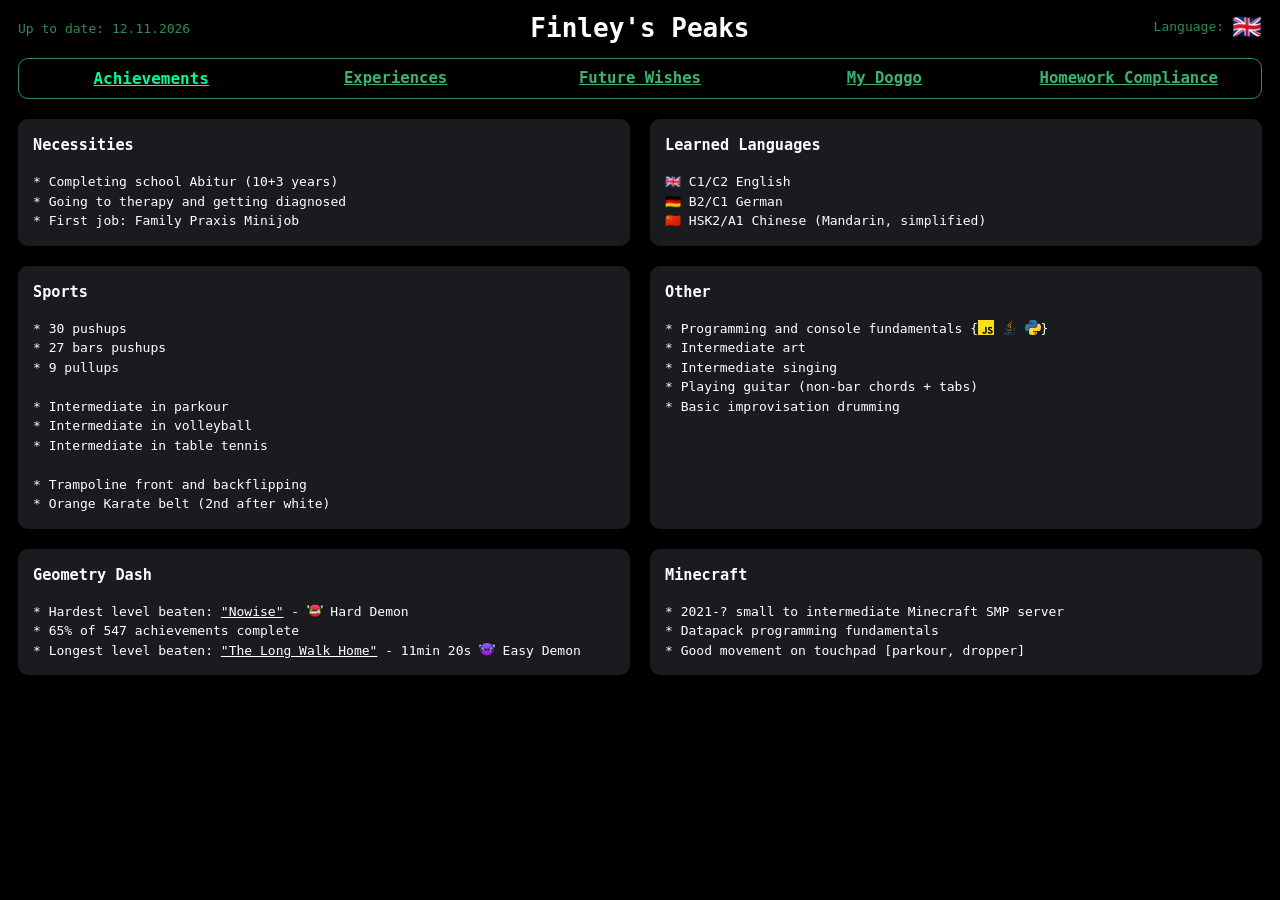
<file: index.html>
<!DOCTYPE html>
<html>

<head>
  <link rel="stylesheet" type="text/css" href="./styles.css"/>
  <script src="./main.js" defer>const isIndexPage = true</script>

  <meta charset="UTF-8">

  <link rel="icon" type="image/svg" href="./media/mountain_emoji.svg">
  <title>Finley's Peaks</title>
</head>



<body>

  <header>
    <div class="grid_container" style="grid-template-columns: 33.33% 33.33% 33.33%; padding: 5px 10px 5px 10px">
      <p id="up_to_date" class="clickable" onclick="alert('Started from 29.10.2026')">Up to date: 12.11.2026</p>
      <h1 id="title" class="clickable" onclick="alert('100% organic website made by Finley to practice web programming')">Finley's Peaks</h1>
      <p id="language" class="clickable" onclick="alert('Maybe language switching one day')">Language: <span id="language_emoji">🇬🇧</span></p>
    </div>
    
    <div class="navigation_bar">
      <a class="nav_link this_page" href="index.html">Achievements</a>
      <a class="nav_link" href="./pages/experiences.html">Experiences</a>
      <a class="nav_link" href="./pages/future_wishes.html">Future Wishes</a>
      <a class="nav_link" href="./pages/my_doggo.html">My Doggo</a>
      <a class="nav_link" href="./pages/hw_compliance.html">Homework Compliance</a>
    </div>
  </header>

  <main class="grid_container" style="grid-template-columns: 50% 50%;">
    <ul class="grid_box">
      <h3>Necessities</h3>
      <li>* Completing school Abitur (10+3 years)</li>
      <li>* Going to therapy and getting diagnosed</li>
      <li>* First job: Family Praxis Minijob</li>
    </ul>

    <ul class="grid_box"> 
      <h3>Learned Languages</h3>
      <li>🇬🇧 C1/C2 English</li>
      <li>🇩🇪 B2/C1 German</li>
      <li>🇨🇳 HSK2/A1 Chinese (Mandarin, simplified)</li>
    </ul>

    <ul class="grid_box"> 
      <h3>Sports</h3>
      <li>* 30 pushups</li>
      <li>* 27 bars pushups</li>
      <li>* 9 pullups</li>
      <br>
      <li>* Intermediate in parkour</li>
      <li>* Intermediate in volleyball</li>
      <li>* Intermediate in table tennis</li>
      <br>
      <li>* Trampoline front and backflipping</li>
      <li>* Orange Karate belt (2nd after white)</li>

    </ul>

    <ul class="grid_box"> 
      <h3>Other</h3>
      <li>* Programming and console fundamentals {<img src="./media/js_logo.svg" class="emoji"> <img src="./media/java_logo.svg" class="emoji"> <img src="./media/python_logo.svg" class="emoji">}</li>
      <li>* Intermediate art</li>
      <li>* Intermediate singing</li>
      <li>* Playing guitar (non-bar chords + tabs)</li>
      <li>* Basic improvisation drumming</li>
    </ul>

    <ul class="grid_box">
      <h3>Geometry Dash</h3>
      <li>* Hardest level beaten: <a href="https://www.youtube.com/watch?v=lt1n6qJTOrQ" target="_blank" style="color:white">"Nowise"</a> - <img src="./media/gd_hard_demon.png" class="emoji"> Hard Demon</li>
      <li>* 65% of 547 achievements complete</li>
      <li>* Longest level beaten: <a href="https://www.youtube.com/watch?v=lqS_JObDOG8&list=RDlqS_JObDOG8&start_radio=1" target="_blank" style="color:white">"The Long Walk Home"</a> - 11min 20s <img src="./media/gd_easy_demon.png" class="emoji"> Easy Demon</li>
    </ul>

    <ul class="grid_box">
      <h3>Minecraft</h3>
      <li>* 2021-? small to intermediate Minecraft SMP server</li>
      <li>* Datapack programming fundamentals</li>
      <li>* Good movement on touchpad [parkour, dropper]</li>
    </ul>
  </main>

</body>

</html>
</file>
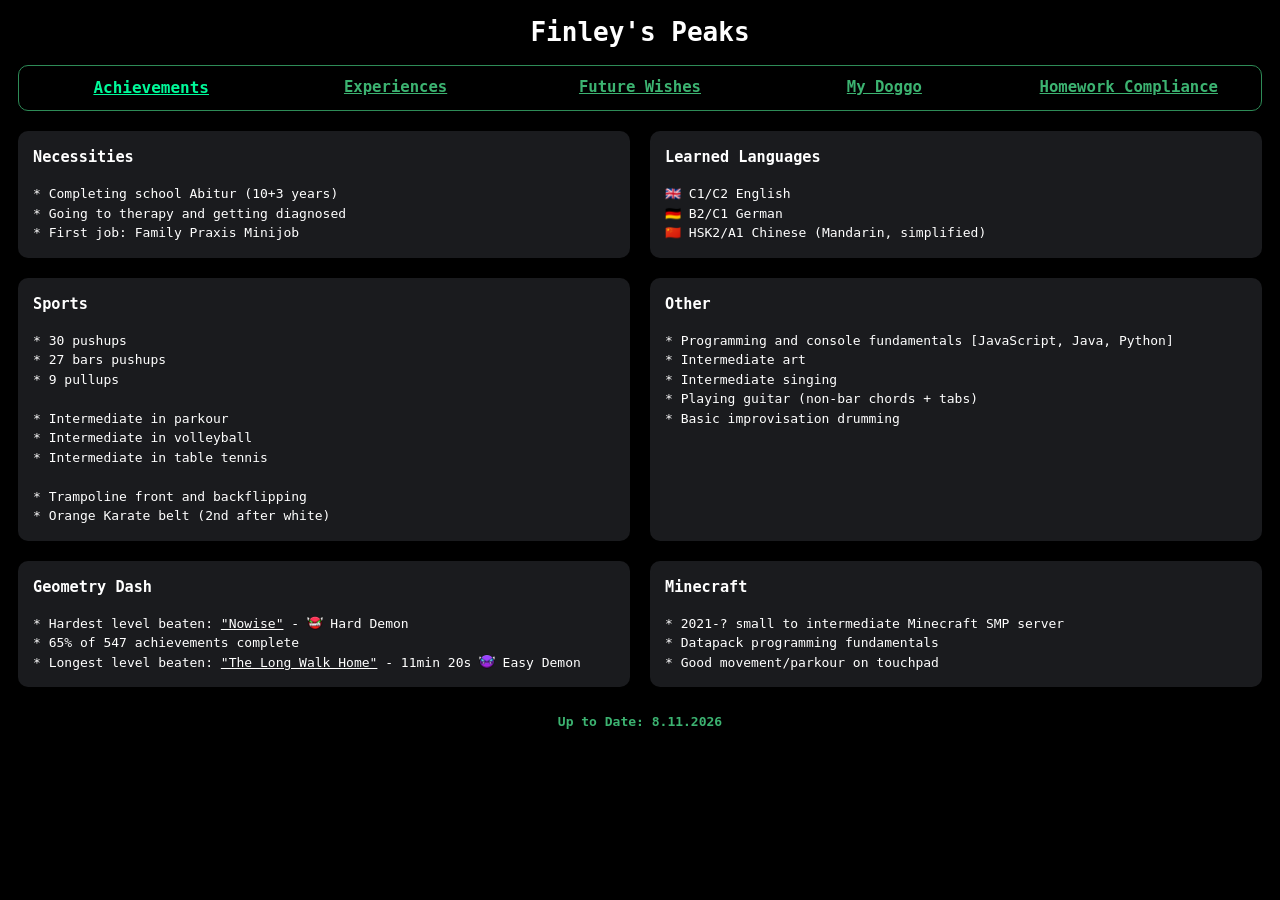
<file: pages/index.html>
<!DOCTYPE html>
<html>

<head>
  <link rel="stylesheet" type="text/css" href="../styles.css"/>
  <script src="../main.js"></script>

  <meta charset="UTF-8">

  <link rel="icon" type="image/svg" href="../media/mountain_emoji.svg">
  <title>Finley's Peaks</title>
</head>



<body>

  <header>
    <h1>Finley's Peaks</h1>
    <ul class="navigation_bar">
      <li><a class="navigation_link this_page" href="index.html">Achievements</a></li>
      <li><a class="navigation_link" href="experiences.html">Experiences</a></li>
      <li><a class="navigation_link" href="future_wishes.html">Future Wishes</a></li>
      <li><a class="navigation_link" href="my_doggo.html">My Doggo</a></li>
      <li><a class="navigation_link" href="hw_compliance.html">Homework Compliance</a></li>
    </ul>
  </header>



  <main class="grid_container" style="grid-template-columns: 50% 50%;">
    <ul class="grid_box">
      <h3>Necessities</h3>
      <li>* Completing school Abitur (10+3 years)</li>
      <li>* Going to therapy and getting diagnosed</li>
      <li>* First job: Family Praxis Minijob</li>
    </ul>

    <ul class="grid_box"> 
      <h3>Learned Languages</h3>
      <li>🇬🇧 C1/C2 English</li>
      <li>🇩🇪 B2/C1 German</li>
      <li>🇨🇳 HSK2/A1 Chinese (Mandarin, simplified)</li>
    </ul>

    <ul class="grid_box"> 
      <h3>Sports</h3>
      <li>* 30 pushups</li>
      <li>* 27 bars pushups</li>
      <li>* 9 pullups</li>
      <br>
      <li>* Intermediate in parkour</li>
      <li>* Intermediate in volleyball</li>
      <li>* Intermediate in table tennis</li>
      <br>
      <li>* Trampoline front and backflipping</li>
      <li>* Orange Karate belt (2nd after white)</li>

    </ul>

    <ul class="grid_box"> 
      <h3>Other</h3>
      <li>* Programming and console fundamentals [JavaScript, Java, Python]</li>
      <li>* Intermediate art</li>
      <li>* Intermediate singing</li>
      <li>* Playing guitar (non-bar chords + tabs)</li>
      <li>* Basic improvisation drumming</li>
    </ul>

    <ul class="grid_box">
      <h3>Geometry Dash</h3>
      <li>* Hardest level beaten: <a href="https://www.youtube.com/watch?v=lt1n6qJTOrQ" target="_blank" style="color:white">"Nowise"</a> - <img src="../media/gd_hard_demon.png" class="emoji"> Hard Demon</li>
      <li>* 65% of 547 achievements complete</li>
      <li>* Longest level beaten: <a href="https://www.youtube.com/watch?v=lqS_JObDOG8&list=RDlqS_JObDOG8&start_radio=1" target="_blank" style="color:white">"The Long Walk Home"</a> - 11min 20s <img src="../media/gd_easy_demon.png" class="emoji"> Easy Demon</li>
    </ul>

    <ul class="grid_box">
      <h3>Minecraft</h3>
      <li>* 2021-? small to intermediate Minecraft SMP server</li>
      <li>* Datapack programming fundamentals</li>
      <li>* Good movement/parkour on touchpad</li>
    </ul>
  </main>

   <h4 style="color: mediumseagreen; text-align: center;">Up to Date: 8.11.2026</h4>

</body>

</html>
</file>
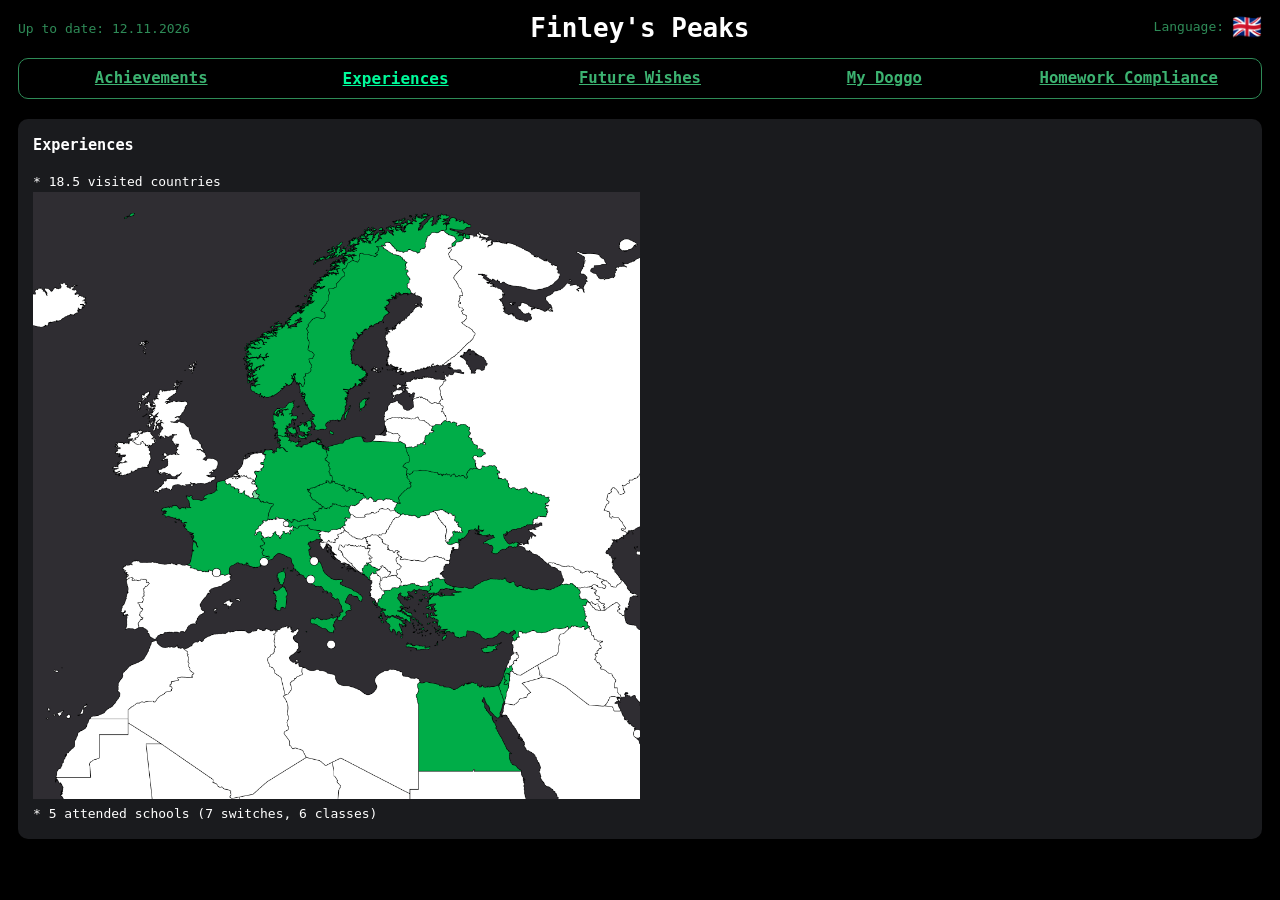
<file: pages/experiences.html>
<!DOCTYPE html>
<html>

<head>
    <link rel="stylesheet" type="text/css" href="../styles.css"/>
    <script src="../main.js" defer></script>

    <meta charset="UTF-8">

    <title>Finley's Peaks</title>
</head>

<body>
    <header>
    <div class="grid_container" style="grid-template-columns: 33.33% 33.33% 33.33%; padding: 5px 10px 5px 10px">
      <p id="up_to_date" class="clickable" onclick="alert('Started from 29.10.2026')">Up to date: 12.11.2026</p>
      <h1 id="title" class="clickable" onclick="alert('100% organic website made by Finley to practice web programming')">Finley's Peaks</h1>
      <p id="language" class="clickable" onclick="alert('Maybe language switching one day')">Language: <span id="language_emoji">🇬🇧</span></p>
    </div>
    
    <div class="navigation_bar">
      <a class="nav_link" href="../index.html">Achievements</a>
      <a class="nav_link this_page" href="./experiences.html">Experiences</a>
      <a class="nav_link" href="./future_wishes.html">Future Wishes</a>
      <a class="nav_link" href="./my_doggo.html">My Doggo</a>
      <a class="nav_link" href="./hw_compliance.html">Homework Compliance</a>
    </div>
  </header>

    <main class="grid_container" style="grid-template-columns: 100%;">
        <ul class="grid_box">
            <h3>Experiences</h3>
            <li>* 18.5 visited countries</li>
            <li><img src="../media/visited_countries.png" width="50%"></li>
            <li>* 5 attended schools (7 switches, 6 classes)</li>
        </ul>
    </main> 
</body>

</html>
</file>
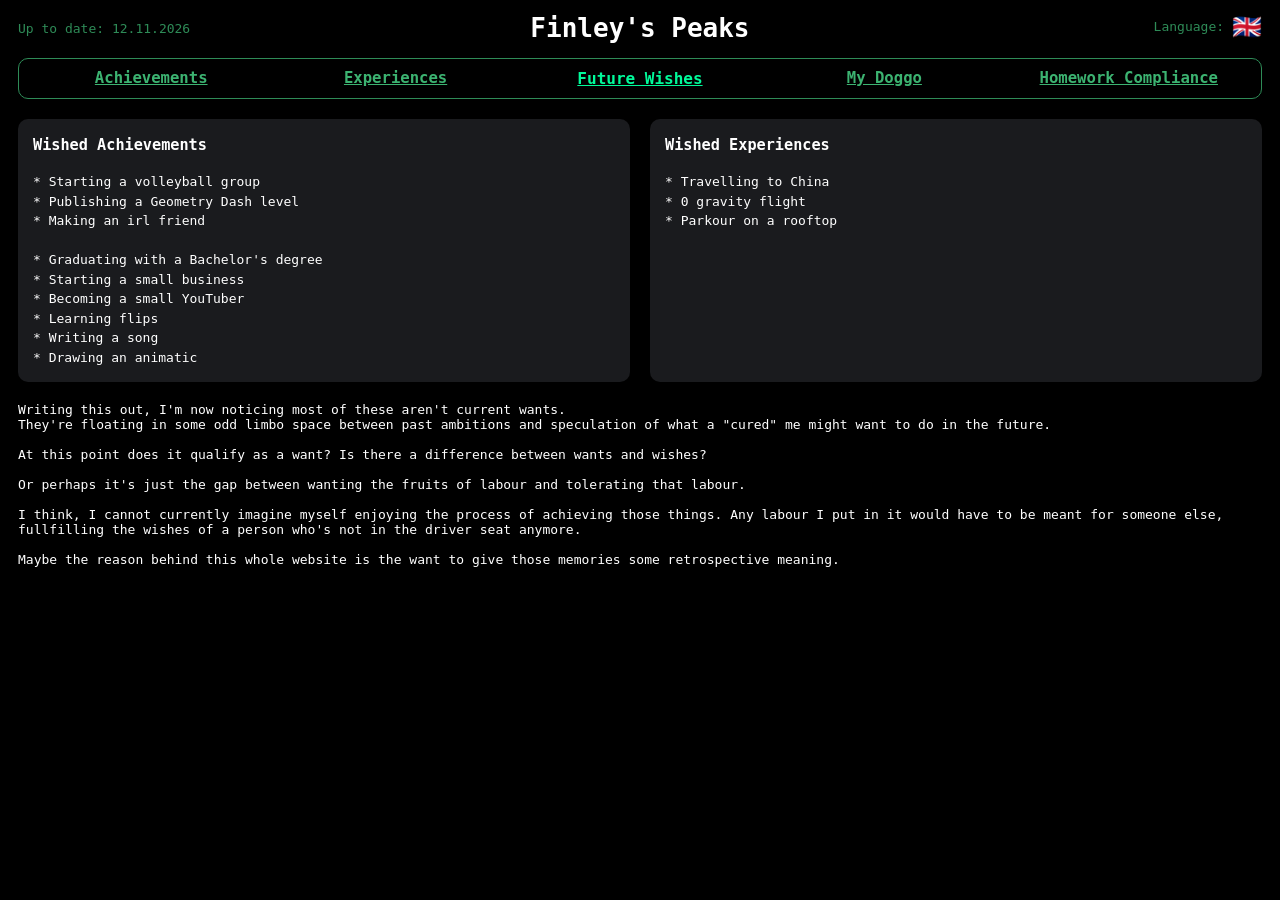
<file: pages/future_wishes.html>
<!DOCTYPE html>
<html>

<head>
    <link rel="stylesheet" type="text/css" href="../styles.css"/>
    <script src="../main.js" defer></script>

    <meta charset="UTF-8">

    <title>Finley's Peaks</title>
</head>

<body>
    <header>
    <div class="grid_container" style="grid-template-columns: 33.33% 33.33% 33.33%; padding: 5px 10px 5px 10px">
      <p id="up_to_date" class="clickable" onclick="alert('Started from 29.10.2026')">Up to date: 12.11.2026</p>
      <h1 id="title" class="clickable" onclick="alert('100% organic website made by Finley to practice web programming')">Finley's Peaks</h1>
      <p id="language" class="clickable" onclick="alert('Maybe language switching one day')">Language: <span id="language_emoji">🇬🇧</span></p>
    </div>
    
    <div class="navigation_bar">
      <a class="nav_link" href="../index.html">Achievements</a>
      <a class="nav_link" href="./experiences.html">Experiences</a>
      <a class="nav_link this_page" href="./future_wishes.html">Future Wishes</a>
      <a class="nav_link" href="./my_doggo.html">My Doggo</a>
      <a class="nav_link" href="./hw_compliance.html">Homework Compliance</a>
    </div>
  </header>

    <main>
        <div class="grid_container" style="grid-template-columns: 50% 50%">
            <ul class="grid_box">
                <h3>Wished Achievements</h3>
                <li>* Starting a volleyball group</li>
                <li>* Publishing a Geometry Dash level</li>
                <li>* Making an irl friend</li>
                <br>
                <li>* Graduating with a Bachelor's degree</li>
                <li>* Starting a small business</li>
                <li>* Becoming a small YouTuber</li>
                <li>* Learning flips</li>
                <li>* Writing a song</li>
                <li>* Drawing an animatic</li>
            </ul>
            <ul class="grid_box">
                <h3>Wished Experiences</h3>
                <li>* Travelling to China</li>
                <li>* 0 gravity flight</li>
                <li>* Parkour on a rooftop</li>
            </ul>
        </div>

        <p style="margin: 10px;">
            Writing this out, I'm now noticing most of these aren't current wants.<br>
            They're floating in some odd limbo space between past ambitions and speculation of what a "cured" me might want to do in the future.<br>
            <br>
            At this point does it qualify as a want? Is there a difference between wants and wishes?<br>
            <br>
            Or perhaps it's just the gap between wanting the fruits of labour and tolerating that labour. <br>
            <br>
            I think, I cannot currently imagine myself enjoying the process of achieving those things. Any labour I put in it would have to be meant for someone else, fullfilling the wishes of a person who's not in the driver seat anymore.<br>
            <br>
            Maybe the reason behind this whole website is the want to give those memories some retrospective meaning.
        </p>
    </main> 
</body>

</html>
</file>
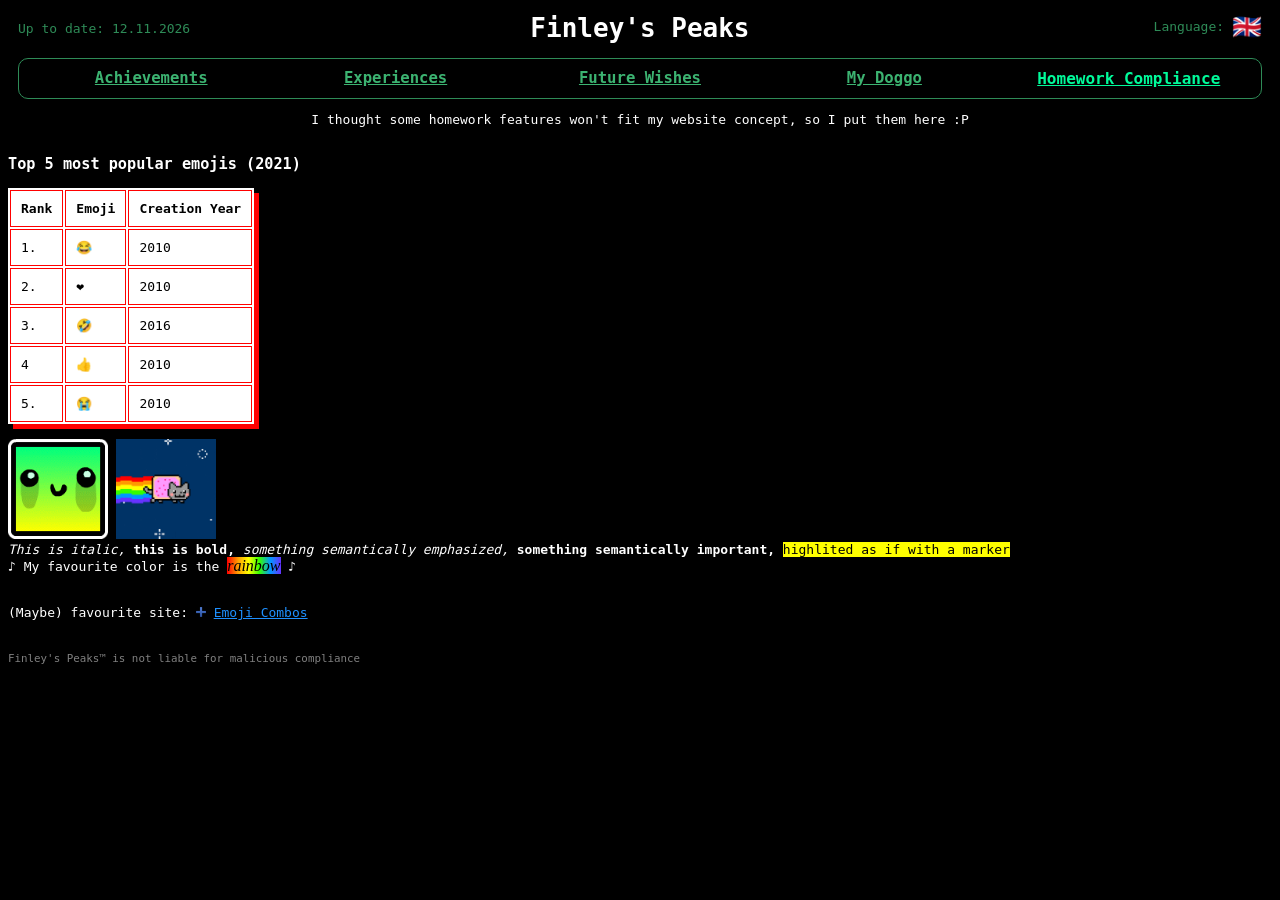
<file: pages/hw_compliance.html>
<!DOCTYPE html>
<html>

<head>
  <link rel="stylesheet" type="text/css" href="../styles.css" />
  <script src="../main.js" defer></script>

  <meta charset="UTF-8">

  <title>Finley's Peaks</title>
</head>



<body>
  <header>
    <div class="grid_container" style="grid-template-columns: 33.33% 33.33% 33.33%; padding: 5px 10px 5px 10px">
      <p id="up_to_date" class="clickable" onclick="alert('Started from 29.10.2026')">Up to date: 12.11.2026</p>
      <h1 id="title" class="clickable" onclick="alert('100% organic website made by Finley to practice web programming')">Finley's Peaks</h1>
      <p id="language" class="clickable" onclick="alert('Maybe language switching one day')">Language: <span id="language_emoji">🇬🇧</span></p>
    </div>
    
    <div class="navigation_bar">
      <a class="nav_link" href="../index.html">Achievements</a>
      <a class="nav_link" href="./experiences.html">Experiences</a>
      <a class="nav_link" href="./future_wishes.html">Future Wishes</a>
      <a class="nav_link" href="./my_doggo.html">My Doggo</a>
      <a class="nav_link this_page" href="./hw_compliance.html">Homework Compliance</a>
    </div>
  </header>

  <main>
    <p style="text-align: center">I thought some homework features won't fit my website concept, so I put them here :P</p>

    <br>
    <h3>Top 5 most popular emojis (2021)</h3>
    <table>
      <tr>
        <th>Rank</th>
        <th>Emoji</th>
        <th>Creation Year</th>
      </tr>
      <tr>
        <td>1.</td>
        <td>😂</td>
        <td>2010</td>
      </tr>
      <tr>
        <td>2.</td>
        <td>❤️</td>
        <td>2010</td>
      </tr>
      <tr>
        <td>3.</td>
        <td>🤣</td>
        <td>2016</td>
      </tr>
      <tr>
        <td>4</td>
        <td>👍</td>
        <td>2010</td>
      </tr>
      <tr>
        <td>5.</td>
        <td>😭</td>
        <td>2010</td>
      </tr>
    </table>
    <br>

    <img src="../media/gd_cube.png" width="100px" class="rotating">
    <img src="../media/poptart-cat.gif" width="100px">
    <br>

    <i>This is italic,</i>
    <b>this is bold,</b>
    <em>something semantically emphasized,</em>
    <strong>something semantically important,</strong>
    <mark>highlited as if with a marker</mark>
    <br>

    <div>
      ♪ My favourite color is the
      <em><mark style="background-image: linear-gradient(to right, #FF0000, #FF9B00, #FFFF00, #34FF00, #0098FF, #6633FF); font-family:cursive">rainbow</mark></em>
      ♪
    </div>
    <br>
    <br>

    <div>(Maybe) favourite site: <img src="../media/emojicombos_favicon.png" style="width: 10px"> <a href="https://emojicombos.com" style="color:dodgerblue" target="_blank">Emoji Combos</a></div>
    <br>
  </main>

  <br>

  <footer>
    <small style="color:grey">Finley's Peaks™️ is not liable for malicious compliance</small>
  </footer>


</body>

</html>



<!-- 
✅ mindestens eine Liste (z. B. Hobbys, Lieblingsfilme, Fähigkeiten),
✅ eine Tabelle (z. B. Stundenplan, Vergleich, Top-5-Liste),
✅ einen Header-, Main- und Footer-Bereich,
✅ mindestens ein Bild und ein GIF in unterschiedlichen Größen,
✅ die Verwendung folgender Formatierungen: Kursivschrift, Fettdruck, strong, mark, em, small,
✅ eine zweite HTML-Seite Ihrer Wahl (nicht leer!) (z. B. „about.html“, „kontakt.html“ oder „galerie.html“),
✅ eine Navigation (Menüleiste), die beide Seiten miteinander verlinkt, sodass eine einfache Navigation möglich ist,
✅ einen Link zu Ihrer Lieblingswebseite.


✅✅ ✅ Verwenden Sie Farben für Text, Hintergrund, Tabellen und Rahmen.
❔ Integrieren Sie mindestens ein Element, das sich bei Maus-Over verändert oder bewegt
✅ Fügen Sie eine kleine Animation hinzu (z. B. ein pulsierender Button)
Verwenden Sie verschiedene Schriftarten oder Text-Dekorationen.
✅✅✅ Nutzen Sie Rahmen, Schatten und abgerundete Ecken, um einzelne Bereiche hervorzuheben
Verwenden Sie Farbverläufe (Gradients) für Hintergründe oder Buttons
Nutzen Sie eine einheitliche Farbpalette (z. B. 2–4 abgestimmte Farben)
✅ Achten Sie auf ausreichenden Kontrast für gute Lesbarkeit
-->
</file>
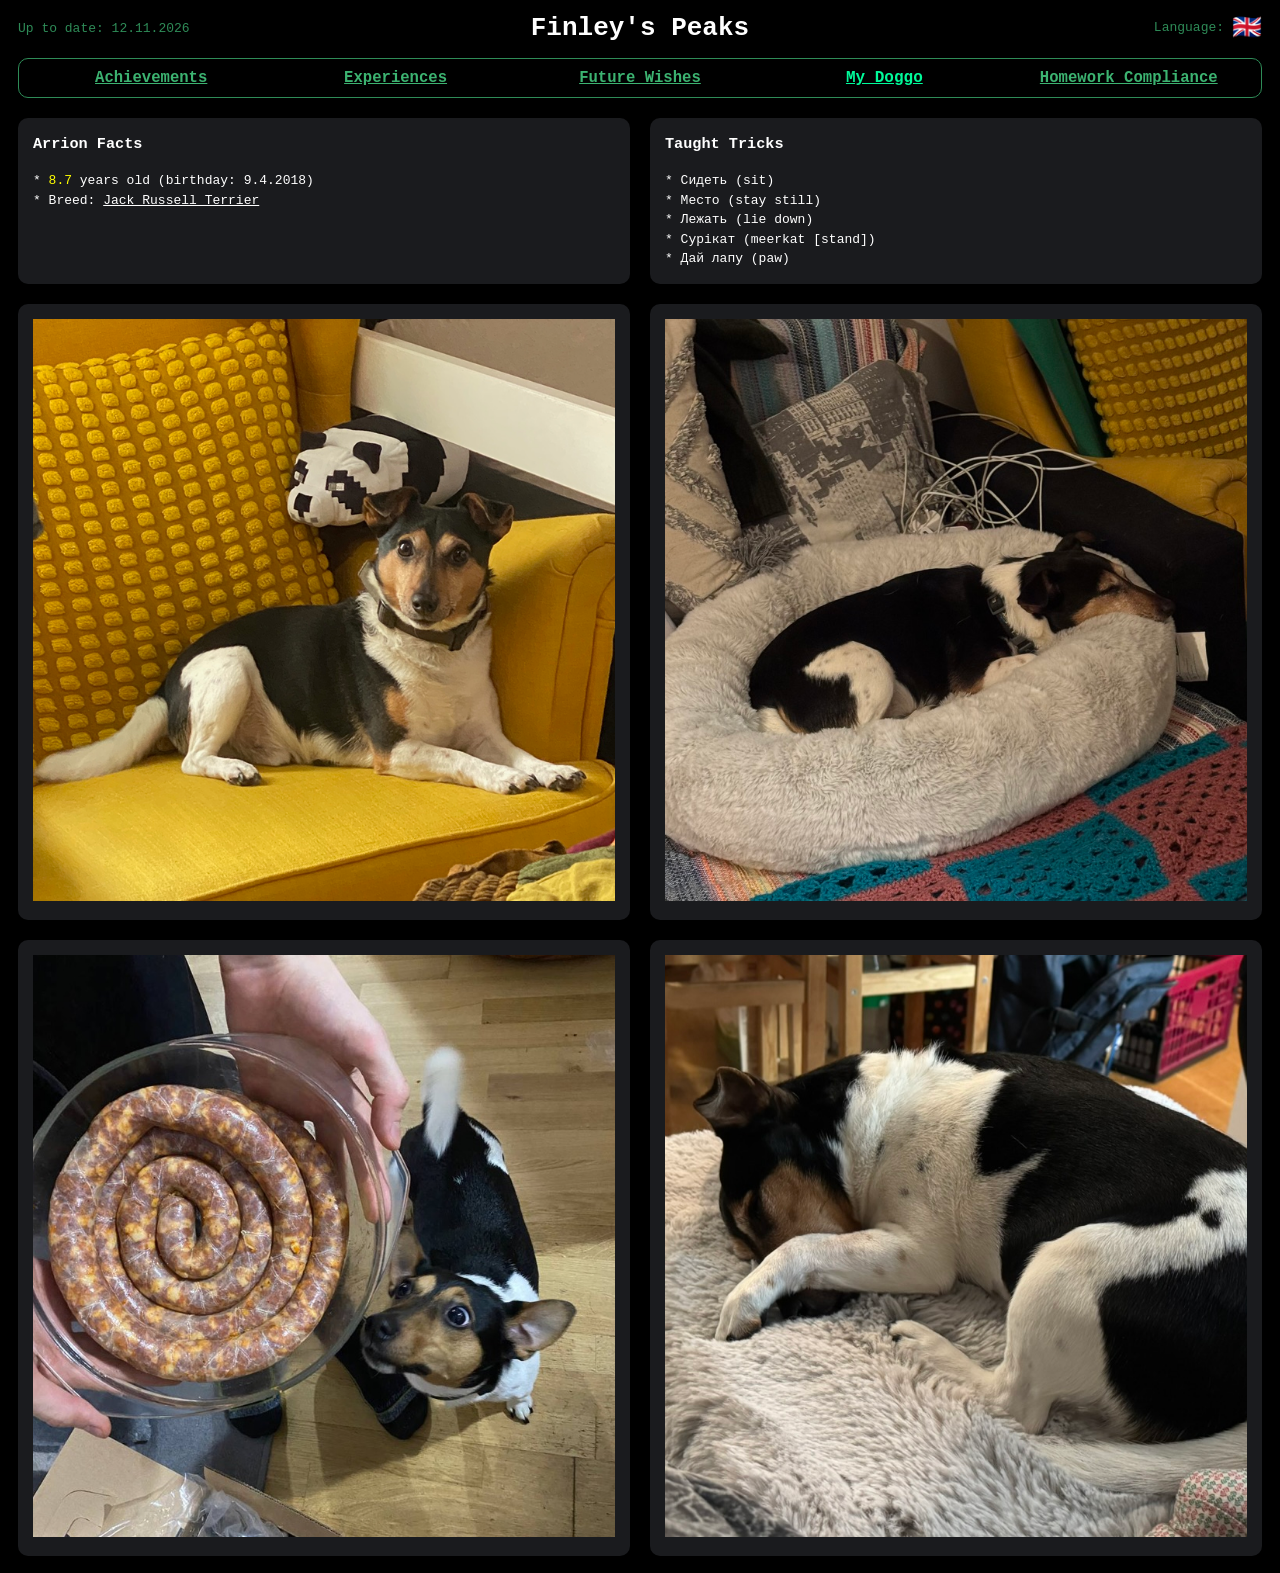
<file: pages/my_doggo.html>
<!DOCTYPE html>
<html>

<head>
    <link rel="stylesheet" type="text/css" href="../styles.css"/>
    <script src="../main.js" defer></script>

    <meta charset="UTF-8">

    <title>Finley's Peaks</title>
</head>

<body>
    <header>
    <div class="grid_container" style="grid-template-columns: 33.33% 33.33% 33.33%; padding: 5px 10px 5px 10px">
      <p id="up_to_date" class="clickable" onclick="alert('Started from 29.10.2026')">Up to date: 12.11.2026</p>
      <h1 id="title" class="clickable" onclick="alert('100% organic website made by Finley to practice web programming')">Finley's Peaks</h1>
      <p id="language" class="clickable" onclick="alert('Maybe language switching one day')">Language: <span id="language_emoji">🇬🇧</span></p>
    </div>
    
    <div class="navigation_bar">
      <a class="nav_link" href="../index.html">Achievements</a>
      <a class="nav_link" href="./experiences.html">Experiences</a>
      <a class="nav_link" href="./future_wishes.html">Future Wishes</a>
      <a class="nav_link this_page" href="./my_doggo.html">My Doggo</a>
      <a class="nav_link" href="./hw_compliance.html">Homework Compliance</a>
    </div>
  </header>

    <main>
        <div class="grid_container" style="grid-template-columns: 50% 50%">
            <ul class="grid_box">
                <h3>Arrion Facts</h3>
                <li>* <span id="Arrion_age" class="js_insert"></span> years old (birthday: 9.4.2018)</li>
                <li>* Breed: <a href="https://en.wikipedia.org/wiki/Jack_Russell_Terrier" target="_blank" style="color:white">Jack Russell Terrier</a></li>
            </ul>
            <ul class="grid_box">
                <h3>Taught Tricks</h3>
                <li>* Сидеть (sit)</li>
                <li>* Место (stay still)</li>
                <li>* Лежать (lie down)</li>
                <li>* Сурікат (meerkat [stand])</li>
                <li>* Дай лапу (paw)</li>
            </ul>
            <div class="grid_box"><img src="../media/Arrion_img1.png" width="100%"></div>
            <div class="grid_box"><img src="../media/Arrion_img2.png" width="100%"></div>
            <div class="grid_box"><img src="../media/Arrion_img3.png" width="100%"></div>
            <div class="grid_box"><img src="../media/Arrion_img4.png" width="100%"></div>
        </div>
    </main> 
</body>

</html>
</file>
<file: styles.css>
header {
    text-align: center;
}

body {
    font-family: monospace; 
    background-color: black;
    color: white;
}

h3 {
    margin-top: 0;
}

ul {
    list-style: none;
    line-height: 1.5;
}

table {
    box-shadow: 5px 5px red;
    background-color: white;
    color: black;
}

th, td {
    border: 1px solid red;
    padding: 10px;
}



.clickable:hover {
    cursor: pointer;
}

#up_to_date {
    font-size: medium;
    color: seagreen;
    justify-self: left;
    margin: 0px;
    align-self: center;
}

#title {
    justify-self: center;
    margin: 0px;
}

#language {
    font-size: medium;
    color: seagreen;
    justify-self: right;
    vertical-align: middle;
    margin: 0px;
}

#language_emoji {
    font-size: 24px !important;
    vertical-align: middle;
}

.navigation_bar {
    display: grid;
    grid-template-columns: 20% 20% 20% 20% 20%;
    font-size: larger;
    font-weight: bold;
    color: mediumseagreen;
    padding: 10px;
    margin: 10px;
    border: 1px solid seagreen;
    border-radius: 10px;
}

.navigation_bar a {
    color: inherit;
}

.navigation_bar a.this_page {
    color: mediumspringgreen; 
    font-size: large;
}

.nav_link:hover {
    font-size: large;
}

.grid_container {
    display: grid;
}

.grid_box {
    background-color:#1A1B1E;
    padding: 15px;
    margin: 10px;
    border-radius: 10px;
}

.show_borders > * { border: 1px solid blue }
.show_borders > * > * { border: 1px solid red }
.show_borders > * > * > * { border: 1px solid white }

.emoji {
    width: 1.2em;
    vertical-align: -0.2em;
}

.js_insert {
    color: yellow;
}

.rotating:hover {
    animation: image_rotation 2.5s;
    animation-iteration-count: infinite;
}

@keyframes image_rotation {
    0% {}
    25% { transform: rotate(90deg)}
    50% { transform: rotate(180deg) }
    75% { transform: rotate(270deg) }
    100% { transform: rotate(360deg) }
}
</file>
